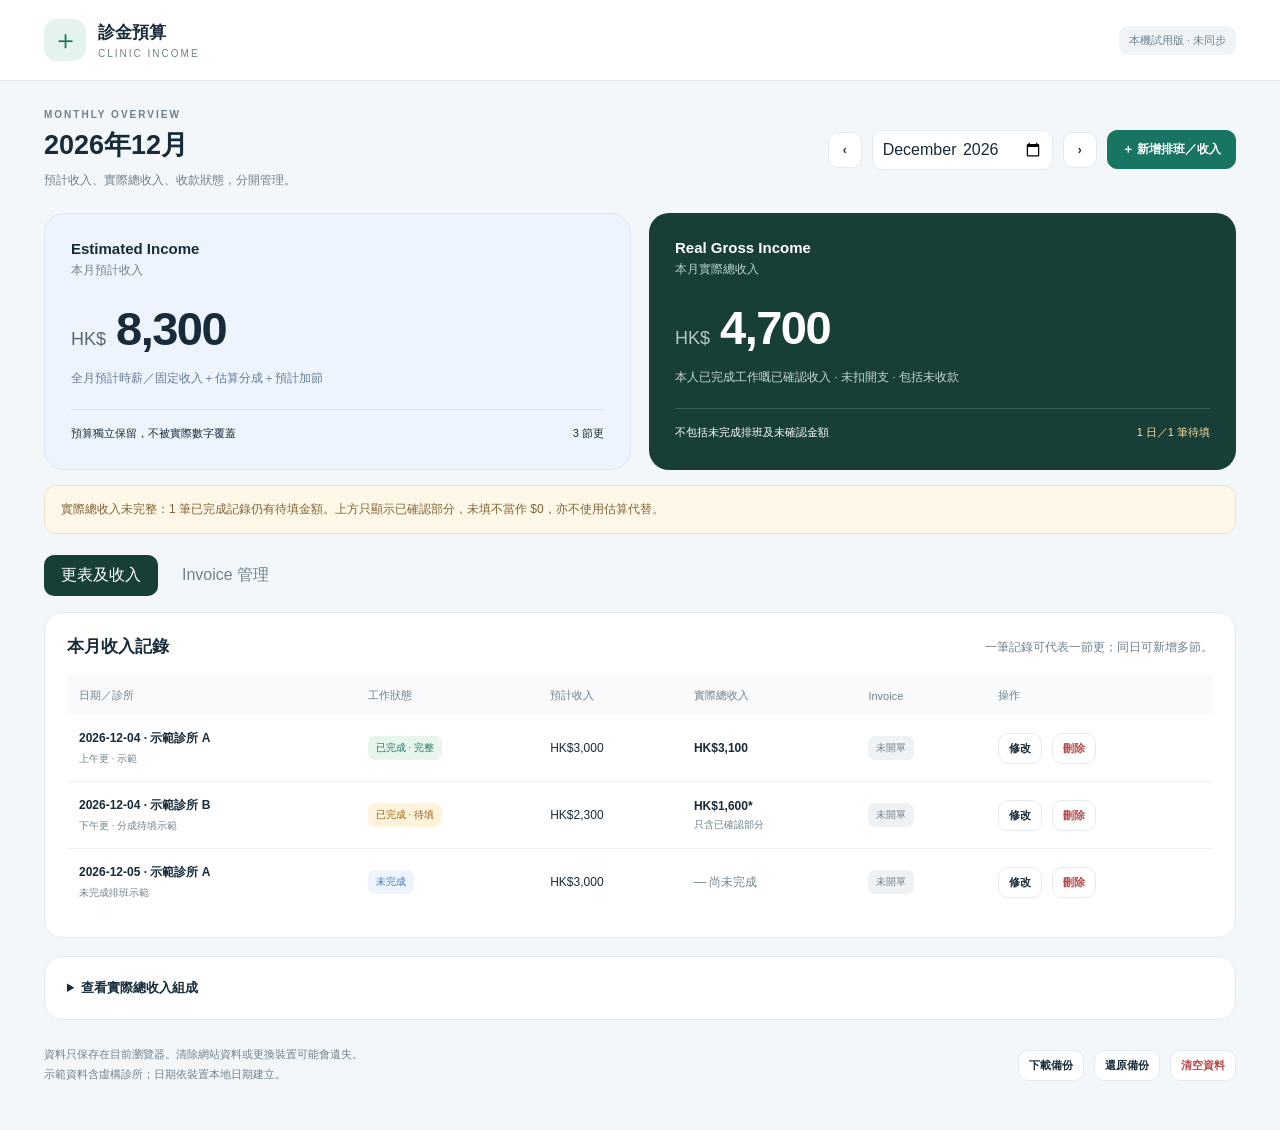
<file: income-manager.html>
<!DOCTYPE html>
<html lang="zh-Hant">
<head>
<meta charset="UTF-8">
<meta name="viewport" content="width=device-width,initial-scale=1">
<meta name="theme-color" content="#173e37">
<title>診金預算及 Invoice 管理</title>
<style>
:root{
  --bg:#f4f7fa;--paper:#fff;--ink:#172b3a;--muted:#6f818e;
  --line:#e3eaf0;--green:#197563;--dark:#173e37;
  --blue:#3576c4;--amber:#946317;--red:#b44848;
}
*{box-sizing:border-box}
body{
  margin:0;background:var(--bg);color:var(--ink);
  font-family:-apple-system,BlinkMacSystemFont,"Segoe UI","Noto Sans TC",sans-serif;
}
button,input,select{font:inherit}
button{cursor:pointer}
button:disabled{opacity:.5;cursor:not-allowed}
button:focus-visible,a:focus-visible,summary:focus-visible{
  outline:3px solid #87baf0;outline-offset:3px
}
input:focus,select:focus{outline:2px solid #86bdb0;outline-offset:1px}
header{background:white;border-bottom:1px solid var(--line)}
.header-inner{
  max-width:1240px;margin:auto;padding:19px 24px;
  display:flex;justify-content:space-between;align-items:center;gap:12px
}
.brand{display:flex;align-items:center;gap:12px}
.logo{
  width:42px;height:42px;display:grid;place-items:center;
  border-radius:13px;background:#e5f3ed;color:var(--green);font-size:27px
}
.brand strong{display:block;font-size:17px}
.brand small{display:block;margin-top:4px;color:var(--muted);font-size:10px;letter-spacing:2px}
.pill{background:#f0f4f6;border-radius:9px;padding:7px 10px;font-size:11px;color:var(--muted)}
main{max-width:1240px;margin:auto;padding:28px 24px 45px}
.toolbar,.section-head,.actions,.month-control{
  display:flex;align-items:center;gap:10px;flex-wrap:wrap
}
.toolbar,.section-head{justify-content:space-between}
.toolbar{margin-bottom:23px}
.eyebrow{color:var(--muted);font-size:10px;letter-spacing:2px;font-weight:700}
h1{margin:7px 0;font-size:27px}
h2{font-size:17px;margin:0}
.sub{font-size:12px;color:var(--muted);line-height:1.7}
.btn{
  padding:10px 14px;background:white;border:1px solid var(--line);
  color:var(--ink);border-radius:10px;font-size:12px;font-weight:600
}
.btn.primary{background:var(--green);border-color:var(--green);color:white}
.btn.danger{color:var(--red)}
.btn.small{padding:7px 10px;font-size:11px}
.month-control input{
  border:1px solid var(--line);border-radius:10px;background:white;
  padding:9px;color:var(--ink)
}
.cards{display:grid;grid-template-columns:1fr 1fr;gap:18px}
.card{padding:26px;border-radius:20px}
.estimated{background:#edf4fd;border:1px solid #dbe7f7}
.actual{background:var(--dark);color:white}
.card-name{font-weight:650;font-size:15px}
.card-cn{font-size:12px;margin-top:5px;color:var(--muted)}
.actual .card-cn{color:#b8d1c8}
.money{
  display:flex;align-items:baseline;gap:10px;margin:22px 0 12px;
  font-variant-numeric:tabular-nums
}
.money small{font-size:18px;opacity:.7}
.money strong{font-size:clamp(30px,4vw,47px);letter-spacing:-1.5px}
.card-caption{font-size:12px;line-height:1.8;color:#647b94}
.actual .card-caption{color:#c3d9d0}
.card-foot{
  margin-top:19px;padding-top:14px;border-top:1px solid #d6e3f2;
  display:flex;justify-content:space-between;gap:12px;font-size:11px;line-height:1.7
}
.actual .card-foot{border-color:#ffffff25}
.amber{color:#ffe0a1}
.notice{
  padding:13px 16px;border-radius:12px;margin:15px 0 21px;
  background:#fff8e9;border:1px solid #f0e1c2;color:#816333;
  font-size:12px;line-height:1.8
}
.notice.ok{background:#eaf5ef;border-color:#d8ebdf;color:#41715c}
.tabs{display:flex;gap:7px;margin-bottom:16px}
.tab{border:0;background:transparent;color:var(--muted);border-radius:10px;padding:10px 17px}
.tab.active{background:var(--dark);color:white}
.panel{background:white;border:1px solid var(--line);border-radius:18px;padding:22px}
.section-head{margin-bottom:18px}
.table-wrap{overflow:auto}
table{width:100%;border-collapse:collapse;white-space:nowrap;text-align:left}
th{font-size:11px;font-weight:500;color:var(--muted);background:#f8fafb;padding:12px}
td{padding:15px 12px;border-bottom:1px solid #eef2f5;font-size:12px}
tr:last-child td{border-bottom:0}
td strong{display:block;font-weight:650}
td small{display:block;color:var(--muted);font-size:10px;margin-top:5px}
.badge{display:inline-block;padding:5px 8px;border-radius:7px;font-size:10px}
.badge.green{background:#e7f5ed;color:var(--green)}
.badge.amber{background:#fff3db;color:var(--amber)}
.badge.blue{background:#edf4fd;color:var(--blue)}
.badge.gray{background:#eef2f5;color:var(--muted)}
.empty{padding:35px;text-align:center;color:var(--muted);font-size:13px}
.invoice-stats{display:grid;grid-template-columns:repeat(3,1fr);gap:12px;margin-bottom:19px}
.stat{background:#f6f9fa;border-radius:12px;padding:16px}
.stat span{font-size:11px;color:var(--muted)}
.stat strong{display:block;margin-top:8px;font-size:23px}
.explanation{font-size:12px;line-height:1.9;color:var(--muted)}
details{margin-top:18px}
summary{cursor:pointer;font-size:13px;font-weight:600}
.breakdown{display:grid;grid-template-columns:repeat(4,1fr);gap:16px;margin-top:20px}
.breakdown span{font-size:11px;color:var(--muted)}
.breakdown strong{display:block;font-size:20px;margin-top:8px}
footer{display:flex;justify-content:space-between;align-items:center;gap:15px;margin-top:25px;flex-wrap:wrap}
footer p{color:var(--muted);font-size:11px;line-height:1.8;margin:0}
dialog{
  width:min(740px,calc(100% - 24px));max-height:90dvh;
  border:1px solid var(--line);border-radius:20px;padding:0;color:var(--ink);
  box-shadow:0 20px 80px #102c3433
}
dialog::backdrop{background:#172b3a77}
.dialog-head{
  padding:21px 24px;border-bottom:1px solid var(--line);
  display:flex;justify-content:space-between;align-items:center;gap:12px
}
.dialog-body{padding:23px}
.form-grid{display:grid;grid-template-columns:1fr 1fr;gap:15px}
label{display:block;font-size:12px;color:#506575}
label input,label select{
  display:block;width:100%;padding:11px;margin-top:7px;
  border:1px solid #dbe4e9;border-radius:9px;background:white;color:var(--ink)
}
label input:disabled,label select:disabled{background:#f0f3f5;color:var(--muted)}
.group-title{margin:24px 0 13px;font-size:13px}
.group-title small{font-weight:400;color:var(--muted);margin-left:6px}
.form-note{font-size:11px;line-height:1.8;color:var(--muted)}
.dialog-foot{
  padding:17px 24px;border-top:1px solid var(--line);
  display:flex;justify-content:flex-end;gap:10px
}
#toast{
  position:fixed;bottom:22px;left:50%;transform:translateX(-50%);
  background:#173e37;color:white;padding:13px 20px;border-radius:12px;
  z-index:100;font-size:13px;max-width:90%;box-shadow:0 5px 25px #0002
}
#storageWarning{margin-top:0}
[hidden]{display:none!important}
@media(max-width:700px){
  main{padding:23px 15px}.header-inner{padding:16px}
  .cards{gap:12px}.card{padding:20px}
  .card-foot{flex-direction:column;gap:4px}
  .panel{padding:16px}.breakdown{grid-template-columns:1fr 1fr}
  .invoice-stats{grid-template-columns:1fr}
  .stat{display:flex;justify-content:space-between;align-items:center}
  .stat strong{margin:0;font-size:21px}
}
@media(max-width:470px){
  .cards{grid-template-columns:1fr}
  .money{margin:16px 0 9px}.money strong{font-size:40px}
  .card-foot{flex-direction:row}
  .form-grid{grid-template-columns:1fr}
  .dialog-body{padding:19px}.dialog-head{padding:18px}
  .toolbar{align-items:flex-start}
}
</style>
</head>
<body>
<header>
  <div class="header-inner">
    <div class="brand">
      <div class="logo" aria-hidden="true">＋</div>
      <div><strong>診金預算</strong><small>CLINIC INCOME</small></div>
    </div>
    <span class="pill">本機試用版 · 未同步</span>
  </div>
</header>

<main>
  <div id="storageWarning" class="notice" role="alert" hidden></div>

  <div class="toolbar">
    <div>
      <div class="eyebrow">MONTHLY OVERVIEW</div>
      <h1 id="monthTitle"></h1>
      <div class="sub">預計收入、實際總收入、收款狀態，分開管理。</div>
    </div>
    <div class="actions">
      <div class="month-control">
        <button class="btn" id="prevMonth" aria-label="上一個月">‹</button>
        <input type="month" id="month" aria-label="選擇月份">
        <button class="btn" id="nextMonth" aria-label="下一個月">›</button>
      </div>
      <button class="btn primary" id="addRecord">＋ 新增排班／收入</button>
    </div>
  </div>

  <section class="cards" aria-label="收入總覽">
    <article class="card estimated">
      <div class="card-name">Estimated Income</div>
      <div class="card-cn">本月預計收入</div>
      <div class="money"><small>HK$</small><strong id="estimatedTotal">0</strong></div>
      <div class="card-caption">全月預計時薪／固定收入＋估算分成＋預計加節</div>
      <div class="card-foot">
        <span>預算獨立保留，不被實際數字覆蓋</span>
        <span id="recordCount"></span>
      </div>
    </article>

    <article class="card actual">
      <div class="card-name">Real Gross Income</div>
      <div class="card-cn">本月實際總收入</div>
      <div class="money"><small>HK$</small><strong id="actualTotal">0</strong></div>
      <div class="card-caption">本人已完成工作嘅已確認收入 · 未扣開支 · 包括未收款</div>
      <div class="card-foot">
        <span>不包括未完成排班及未確認金額</span>
        <span id="pendingCount" class="amber"></span>
      </div>
    </article>
  </section>

  <div id="incomeNotice" class="notice"></div>

  <nav class="tabs" aria-label="管理頁面">
    <button class="tab active" data-tab="records" aria-pressed="true">更表及收入</button>
    <button class="tab" data-tab="invoices" aria-pressed="false">Invoice 管理</button>
  </nav>

  <section id="recordsPanel" class="panel">
    <div class="section-head">
      <h2>本月收入記錄</h2>
      <span class="sub">一筆記錄可代表一節更；同日可新增多節。</span>
    </div>
    <div class="table-wrap">
      <table>
        <thead>
          <tr>
            <th>日期／診所</th><th>工作狀態</th><th>預計收入</th>
            <th>實際總收入</th><th>Invoice</th><th>操作</th>
          </tr>
        </thead>
        <tbody id="recordRows"></tbody>
      </table>
    </div>
  </section>

  <section id="invoicesPanel" class="panel" hidden>
    <div class="section-head">
      <h2>Invoice 管理</h2>
      <button class="btn primary" id="newInvoice">＋ 按診所產生 Invoice</button>
    </div>
    <div class="invoice-stats" id="invoiceStats"></div>
    <p class="explanation">
      以下按<strong>收入所屬月份</strong>顯示。只會將已完成、金額完整、
      未開單嘅記錄加入 Invoice。標記已收款唔會改變實際總收入。
    </p>
    <div class="table-wrap">
      <table>
        <thead>
          <tr>
            <th>Invoice／診所</th><th>金額</th><th>收款狀態</th><th>操作</th>
          </tr>
        </thead>
        <tbody id="invoiceRows"></tbody>
      </table>
    </div>
    <p class="form-note">
      此版以整張 Invoice 全額已收／未收管理，暫不支援部分收款、
      退款或正式稅務單據。已開單記錄鎖定；如需更正，先取消未收款 Invoice。
    </p>
  </section>

  <details class="panel">
    <summary>查看實際總收入組成</summary>
    <div class="breakdown" id="breakdown"></div>
  </details>

  <footer>
    <p>
      資料只保存在目前瀏覽器。清除網站資料或更換裝置可能會遺失。<br>
      示範資料含虛構診所；日期依裝置本地日期建立。
    </p>
    <div class="actions">
      <button class="btn small" id="backup">下載備份</button>
      <button class="btn small" id="restore">還原備份</button>
      <button class="btn small danger" id="clearData">清空資料</button>
    </div>
  </footer>
</main>

<!-- 收入記錄表單 -->
<dialog id="recordDialog" aria-labelledby="recordDialogTitle">
  <form id="recordForm">
    <div class="dialog-head">
      <h2 id="recordDialogTitle">新增排班／收入</h2>
      <button type="button" class="btn small" data-close="recordDialog">關閉</button>
    </div>
    <div class="dialog-body">
      <div class="form-grid">
        <label>工作日期
          <input type="date" id="recordDate" required>
        </label>
        <label>診所名稱
          <input id="clinic" maxlength="80" list="clinicList" required placeholder="例如：診所 A">
          <datalist id="clinicList"></datalist>
        </label>
        <label>工作狀態
          <select id="workStatus">
            <option value="planned">未完成／預計</option>
            <option value="completed">已完成</option>
          </select>
        </label>
        <label>備註／更節名稱
          <input id="recordNote" maxlength="120" placeholder="例如：上午更 09:00–13:00">
        </label>
      </div>

      <h3 class="group-title">Estimated Income <small>以下填你本人預計所得</small></h3>
      <div id="estimateFields" class="form-grid"></div>

      <h3 class="group-title">Real Gross Income <small>以下填你本人實際所得</small></h3>
      <p class="form-note">
        時薪項目填「時薪 × 實際工時」後嘅金額；
        分成項目填你分到嘅金額，唔係診所營業額。<br>
        <strong>留空＝待確認；輸入 0＝已確認冇收入。</strong>
        未完成排班唔會計入實際總收入。
      </p>
      <div id="actualFields" class="form-grid"></div>
      <div class="notice" id="formSummary" aria-live="polite"></div>
    </div>
    <div class="dialog-foot">
      <button type="button" class="btn" data-close="recordDialog">取消</button>
      <button type="submit" class="btn primary">儲存記錄</button>
    </div>
  </form>
</dialog>

<!-- 產生 Invoice -->
<dialog id="invoiceDialog" aria-labelledby="invoiceDialogTitle">
  <form id="invoiceForm">
    <div class="dialog-head">
      <h2 id="invoiceDialogTitle">產生 Invoice</h2>
      <button type="button" class="btn small" data-close="invoiceDialog">關閉</button>
    </div>
    <div class="dialog-body">
      <label>選擇診所
        <select id="invoiceClinic" required></select>
      </label>
      <div class="notice" id="invoicePreview" aria-live="polite"></div>
      <p class="form-note">
        將本月此診所所有「已完成、金額完整、未開單」記錄合併成一張 Invoice。
        待填記錄會略過，不會以估算金額開單。
      </p>
    </div>
    <div class="dialog-foot">
      <button type="button" class="btn" data-close="invoiceDialog">取消</button>
      <button type="submit" class="btn primary" id="createInvoice">確認產生</button>
    </div>
  </form>
</dialog>

<!-- Invoice 明細 -->
<dialog id="invoiceDetail" aria-labelledby="invoiceDetailTitle">
  <div class="dialog-head">
    <h2 id="invoiceDetailTitle">Invoice 明細</h2>
    <button class="btn small" data-close="invoiceDetail">關閉</button>
  </div>
  <div class="dialog-body" id="invoiceDetailBody"></div>
</dialog>

<input type="file" id="backupFile" accept=".json,application/json" hidden>
<div id="toast" role="status" hidden></div>

<script>
"use strict";

const $ = id => document.getElementById(id);
const STORE = "clinic-income-local-v1";
const fields = [
  ["base", "時薪／固定收入"],
  ["consult", "診金分成"],
  ["procedure", "小手術分成"],
  ["extra", "加節收入"]
];
const keys = fields.map(([key]) => key);

const localDate = (date = new Date()) =>
  `${date.getFullYear()}-${String(date.getMonth()+1).padStart(2,"0")}-${String(date.getDate()).padStart(2,"0")}`;

const today = () => localDate();
const uid = () => crypto.randomUUID();
const esc = value => String(value).replace(/[&<>"']/g, ch => ({
  "&":"&amp;","<":"&lt;",">":"&gt;",'"':"&quot;","'":"&#39;"
}[ch]));

const round = value => Math.round((value + Number.EPSILON) * 100) / 100;
const num = value => value.toLocaleString("en-HK", {
  minimumFractionDigits:0, maximumFractionDigits:2
});
const cash = value => "HK$" + num(value);

// null 仍然保留為待填；这里只計算「已確認部分」的小計。
const total = amounts => round(keys.reduce((sum,key) =>
  sum + (typeof amounts[key] === "number" ? amounts[key] : 0), 0));

const complete = record =>
  record.status === "completed" &&
  keys.every(key => typeof record.actual[key] === "number");

const earned = record =>
  record.status === "completed" ? total(record.actual) : 0;

const sum = (items, fn) => round(items.reduce((value,item) => value + fn(item),0));

function amounts(base,consult,procedure,extra){
  return {base,consult,procedure,extra};
}

function demoData(){
  const date = today();
  const next = new Date();
  next.setDate(next.getDate()+1);

  return {
    version:1,
    records:[
      {
        id:uid(),date,clinic:"示範診所 A",note:"上午更 · 示範",
        status:"completed",
        estimate:amounts(2000,800,200,0),
        actual:amounts(2000,900,200,0)
      },
      {
        id:uid(),date,clinic:"示範診所 B",note:"下午更 · 分成待填示範",
        status:"completed",
        estimate:amounts(1600,600,100,0),
        actual:amounts(1600,null,null,0)
      },
      {
        id:uid(),date:localDate(next),clinic:"示範診所 A",note:"未完成排班示範",
        status:"planned",
        estimate:amounts(2000,800,200,0),
        actual:amounts(null,null,null,null)
      }
    ],
    invoices:[]
  };
}

function validDate(value){
  if(typeof value !== "string" || !/^\d{4}-\d{2}-\d{2}$/.test(value)) return false;
  const date = new Date(value+"T12:00:00");
  return !isNaN(date) && localDate(date) === value;
}

function isMoney(value){
  return typeof value === "number" && Number.isFinite(value) &&
    value >= 0 && value <= 100000000 &&
    Math.abs(value * 100 - Math.round(value * 100)) < 0.0001;
}

function validAmounts(value, allowNull){
  return value && keys.every(key =>
    (allowNull && value[key] === null) || isMoney(value[key]));
}

// 還原前驗證結構、連結及 Invoice 總額。
function validateState(value){
  const fail = () => { throw new Error("備份格式、金額或 Invoice 連結不正確。"); };

  if(!value || value.version !== 1 ||
     !Array.isArray(value.records) || !Array.isArray(value.invoices)) fail();

  if(value.records.length > 20000 || value.invoices.length > 10000) fail();

  const recordIDs = new Set();
  for(const r of value.records){
    if(!r || typeof r.id !== "string" || !r.id || recordIDs.has(r.id) ||
       !validDate(r.date) ||
       typeof r.clinic !== "string" || !r.clinic.trim() || r.clinic.length > 80 ||
       typeof r.note !== "string" || r.note.length > 120 ||
       !["planned","completed"].includes(r.status) ||
       !validAmounts(r.estimate,false) || !validAmounts(r.actual,true)) fail();

    if(r.status === "completed" && r.date > today()) fail();
    if(r.status === "planned" && keys.some(key => r.actual[key] !== null)) fail();
    recordIDs.add(r.id);
  }

  const invoiceIDs = new Set(), numbers = new Set(), linked = new Set();
  for(const inv of value.invoices){
    if(!inv || typeof inv.id !== "string" || !inv.id || invoiceIDs.has(inv.id) ||
       typeof inv.number !== "string" || !inv.number || inv.number.length > 80 ||
       numbers.has(inv.number) ||
       typeof inv.clinic !== "string" ||
       !/^\d{4}-(0[1-9]|1[0-2])$/.test(inv.month) ||
       !validDate(inv.issued) ||
       !["unpaid","paid"].includes(inv.status) ||
       !(inv.paidOn === null || validDate(inv.paidOn)) ||
       (inv.status === "paid" && inv.paidOn === null) ||
       (inv.status === "unpaid" && inv.paidOn !== null) ||
       !isMoney(inv.amount) || inv.amount === 0 ||
       !Array.isArray(inv.recordIds) || !inv.recordIds.length) fail();

    const included = [];
    for(const id of inv.recordIds){
      const r = value.records.find(item => item.id === id);
      if(!r || linked.has(id) || !complete(r) ||
         r.clinic !== inv.clinic || r.date.slice(0,7) !== inv.month) fail();
      linked.add(id);
      included.push(r);
    }

    if(Math.abs(sum(included,earned) - inv.amount) > .001) fail();
    invoiceIDs.add(inv.id);
    numbers.add(inv.number);
  }
  return value;
}

let persistenceBlocked = false;
let state;

function storageWarning(message){
  $("storageWarning").textContent = message;
  $("storageWarning").hidden = false;
}

try{
  const saved = localStorage.getItem(STORE);
  state = saved ? validateState(JSON.parse(saved)) : demoData();
  if(!saved) localStorage.setItem(STORE,JSON.stringify(state));
}catch(error){
  state = {version:1,records:[],invoices:[]};
  persistenceBlocked = true;
  storageWarning(
    "無法讀取或初始化本機資料。為免覆蓋原資料，已停止自動儲存。" +
    "你仍可試用，但關閉前必須下載備份。還原有效備份可嘗試恢復儲存。"
  );
}

function save(){
  if(persistenceBlocked){
    storageWarning("目前未自動儲存。資料只在此頁面暫存，請下載備份後才關閉。");
    return;
  }
  try{
    localStorage.setItem(STORE,JSON.stringify(state));
    $("storageWarning").hidden = true;
  }catch(error){
    storageWarning("本機儲存失敗！目前修改只在此頁面暫存，請立即下載備份。");
  }
}

let toastTimer;
function toast(message){
  $("toast").textContent = message;
  $("toast").hidden = false;
  clearTimeout(toastTimer);
  toastTimer = setTimeout(() => $("toast").hidden = true, 4200);
}

$("month").value = today().slice(0,7);
const monthRecords = () => state.records
  .filter(r => r.date.slice(0,7) === $("month").value)
  .sort((a,b) => a.date.localeCompare(b.date));

const invoiceFor = recordID =>
  state.invoices.find(inv => inv.recordIds.includes(recordID));

function render(){
  const month = $("month").value;
  const records = monthRecords();
  const actual = records.filter(r => r.status === "completed");
  const pending = actual.filter(r => !complete(r));
  const pendingDays = new Set(pending.map(r => r.date)).size;
  const [year,mon] = month.split("-");

  $("monthTitle").textContent = `${year}年${Number(mon)}月`;
  $("estimatedTotal").textContent = num(sum(records,r => total(r.estimate)));
  $("actualTotal").textContent = num(sum(actual,earned));
  $("recordCount").textContent = `${records.length} 節更`;
  $("pendingCount").textContent = pending.length
    ? `${pendingDays} 日／${pending.length} 筆待填` : "記錄已完整";

  $("incomeNotice").className = "notice" + (pending.length ? "" : " ok");
  $("incomeNotice").textContent = pending.length
    ? `實際總收入未完整：${pending.length} 筆已完成記錄仍有待填金額。上方只顯示已確認部分，未填不當作 $0，亦不使用估算代替。`
    : "實際總收入只包含已完成工作。未來排班只影響預計收入；Invoice 已收或未收都唔會改變已賺取收入。";

  $("recordRows").innerHTML = records.length ? records.map(r => {
    const invoice = invoiceFor(r.id);
    const status = r.status === "planned"
      ? '<span class="badge blue">未完成</span>'
      : complete(r)
        ? '<span class="badge green">已完成 · 完整</span>'
        : '<span class="badge amber">已完成 · 待填</span>';

    const actualCell = r.status === "planned"
      ? '<span class="sub">— 尚未完成</span>'
      : `<strong>${cash(earned(r))}${complete(r) ? "" : "*"}</strong>
         ${complete(r) ? "" : "<small>只含已確認部分</small>"}`;

    return `<tr>
      <td><strong>${esc(r.date)} · ${esc(r.clinic)}</strong><small>${esc(r.note)}</small></td>
      <td>${status}</td>
      <td>${cash(total(r.estimate))}</td>
      <td>${actualCell}</td>
      <td>${invoice
        ? `<span class="badge ${invoice.status === "paid" ? "green" : "amber"}">${invoice.status === "paid" ? "已收款" : "未收款"}</span><small>${esc(invoice.number)}</small>`
        : '<span class="badge gray">未開單</span>'}</td>
      <td><div class="actions">
        <button class="btn small" data-action="edit" data-id="${esc(r.id)}"
          ${invoice ? "disabled" : ""}>${invoice ? "已鎖定" : "修改"}</button>
        <button class="btn small danger" data-action="delete" data-id="${esc(r.id)}"
          ${invoice ? "disabled" : ""}>刪除</button>
      </div></td>
    </tr>`;
  }).join("") : '<tr><td colspan="6" class="empty">呢個月未有記錄，按「新增排班／收入」開始。</td></tr>';

  $("breakdown").innerHTML = fields.map(([key,label]) => {
    const missing = actual.some(r => r.actual[key] === null);
    const amount = sum(actual,r => r.actual[key] === null ? 0 : r.actual[key]);
    return `<div><span>${label}${missing ? " · 部分待填" : ""}</span><strong>${cash(amount)}</strong></div>`;
  }).join("");

  $("clinicList").innerHTML = [...new Set(state.records.map(r => r.clinic))]
    .map(name => `<option value="${esc(name)}"></option>`).join("");

  renderInvoices();
}

function renderInvoices(){
  const month = $("month").value;
  const invoices = state.invoices.filter(inv => inv.month === month);
  const unpaid = sum(invoices.filter(inv => inv.status === "unpaid"),inv => inv.amount);
  const paid = sum(invoices.filter(inv => inv.status === "paid"),inv => inv.amount);

  const unbilled = sum(monthRecords().filter(r =>
    r.status === "completed" && !invoiceFor(r.id)),earned);

  $("invoiceStats").innerHTML = [
    ["未收款 Invoice",unpaid],
    ["已收款 Invoice",paid],
    ["未開單收入（已確認部分）",unbilled]
  ].map(([label,value]) =>
    `<div class="stat"><span>${label}</span><strong>${cash(value)}</strong></div>`
  ).join("");

  $("invoiceRows").innerHTML = invoices.length ? invoices.map(inv => `<tr>
    <td><strong>${esc(inv.number)}</strong>
      <small>${esc(inv.clinic)} · 開單 ${esc(inv.issued)}</small></td>
    <td><strong>${cash(inv.amount)}</strong><small>${inv.recordIds.length} 筆收入</small></td>
    <td><span class="badge ${inv.status === "paid" ? "green" : "amber"}">
      ${inv.status === "paid" ? "已收款" : "未收款"}</span>
      ${inv.paidOn ? `<small>標記日期 ${esc(inv.paidOn)}</small>` : ""}</td>
    <td><div class="actions">
      <button class="btn small" data-action="view" data-id="${esc(inv.id)}">明細</button>
      <button class="btn small" data-action="toggle" data-id="${esc(inv.id)}">
        ${inv.status === "paid" ? "改為未收" : "標記已收"}
      </button>
      <button class="btn small danger" data-action="cancel" data-id="${esc(inv.id)}"
        ${inv.status === "paid" ? "disabled" : ""}>取消單據</button>
    </div></td>
  </tr>`).join("") : '<tr><td colspan="4" class="empty">呢個月暫時未有 Invoice。</td></tr>';
}

document.querySelectorAll("[data-tab]").forEach(button => {
  button.addEventListener("click",() => {
    document.querySelectorAll("[data-tab]").forEach(tab => {
      const active = tab === button;
      tab.classList.toggle("active",active);
      tab.setAttribute("aria-pressed",String(active));
    });
    $("recordsPanel").hidden = button.dataset.tab !== "records";
    $("invoicesPanel").hidden = button.dataset.tab !== "invoices";
  });
});

$("month").addEventListener("change",() => {
  if(!$("month").value) $("month").value = today().slice(0,7);
  render();
});

function moveMonth(offset){
  const [year,month] = $("month").value.split("-").map(Number);
  const date = new Date(year,month-1+offset,1,12);
  $("month").value = localDate(date).slice(0,7);
  render();
}
$("prevMonth").onclick = () => moveMonth(-1);
$("nextMonth").onclick = () => moveMonth(1);

document.querySelectorAll("[data-close]").forEach(button => {
  button.onclick = () => $(button.dataset.close).close();
});

// 動態建立四項預計及實際收入欄位。
for(const [prefix,target] of [["e","estimateFields"],["a","actualFields"]]){
  $(target).innerHTML = fields.map(([key,label]) => `
    <label>${label}
      <input type="number" min="0" max="100000000" step="0.01"
        inputmode="decimal" id="${prefix}_${key}"
        ${prefix === "e" ? "required" : ""}
        placeholder="${prefix === "e" ? "0" : "待確認；冇收入請填 0"}">
    </label>
  `).join("");
}

let editingID = null;

function readAmounts(prefix){
  return Object.fromEntries(keys.map(key => {
    const raw = $(prefix+"_"+key).value;
    return [key,raw === "" ? null : Number(raw)];
  }));
}

function updateFormSummary(){
  const completed = $("workStatus").value === "completed";
  keys.forEach(key => $("a_"+key).disabled = !completed);

  const estimate = readAmounts("e");
  const actual = readAmounts("a");
  const missing = keys.filter(key => actual[key] === null).length;

  $("formSummary").textContent =
    `預計收入：${cash(total(estimate))}。` +
    (completed
      ? `實際已確認部分：${cash(total(actual))}。${missing ? `尚有 ${missing} 項待確認。` : "所有金額已填妥。"}`
      : "工作未完成：不計入實際總收入，實際欄位亦不會儲存。");
}

function openRecord(id = null){
  const record = id ? state.records.find(r => r.id === id) : null;
  if(id && (!record || invoiceFor(id))) return;

  editingID = id;
  $("recordForm").reset();
  $("recordDialogTitle").textContent = id ? "修改收入記錄" : "新增排班／收入";
  $("recordDate").value = record ? record.date :
    ($("month").value === today().slice(0,7) ? today() : $("month").value+"-01");
  $("clinic").value = record?.clinic || "";
  $("recordNote").value = record?.note || "";
  $("workStatus").value = record?.status || "planned";

  keys.forEach(key => {
    $("e_"+key).value = record ? record.estimate[key] : 0;
    $("a_"+key).value = record ? (record.actual[key] ?? "") : "";
  });

  updateFormSummary();
  $("recordDialog").showModal();
}
$("addRecord").onclick = () => openRecord();
$("recordForm").addEventListener("input",updateFormSummary);
$("workStatus").addEventListener("change",updateFormSummary);

$("recordForm").addEventListener("submit",event => {
  event.preventDefault();

  const date = $("recordDate").value;
  const clinic = $("clinic").value.trim();
  const status = $("workStatus").value;
  if(!validDate(date) || !clinic){
    toast("請填寫有效日期及診所名稱。"); return;
  }
  if(status === "completed" && date > today()){
    toast("未來日期不能標記為已完成。"); return;
  }
  if(editingID && invoiceFor(editingID)){
    toast("此記錄已開單，請先取消 Invoice。"); return;
  }

  const estimate = readAmounts("e");
  const actual = status === "completed" ? readAmounts("a") :
    amounts(null,null,null,null);

  if(!validAmounts(estimate,false) || !validAmounts(actual,true)){
    toast("金額必須為非負數，最多兩位小數。"); return;
  }

  const record = {
    id:editingID || uid(),date,clinic,status,
    note:$("recordNote").value.trim(),estimate,actual
  };

  if(editingID){
    const index = state.records.findIndex(r => r.id === editingID);
    if(index < 0) return;
    state.records[index] = record;
  }else{
    state.records.push(record);
  }

  $("month").value = date.slice(0,7);
  save();render();
  $("recordDialog").close();
  toast("記錄已更新；預計與實際收入已重新計算。");
});

$("recordRows").addEventListener("click",event => {
  const button = event.target.closest("button[data-action]");
  if(!button || button.disabled) return;
  const id = button.dataset.id;
  if(invoiceFor(id)) return;

  if(button.dataset.action === "edit") openRecord(id);
  if(button.dataset.action === "delete" && confirm("確定刪除此收入記錄？")){
    state.records = state.records.filter(r => r.id !== id);
    save();render();toast("記錄已刪除。");
  }
});

function eligibleRecords(clinic){
  return monthRecords().filter(r =>
    r.clinic === clinic && complete(r) && !invoiceFor(r.id));
}

function updateInvoicePreview(){
  const clinic = $("invoiceClinic").value;
  const eligible = eligibleRecords(clinic);
  const pending = monthRecords().filter(r =>
    r.clinic === clinic && r.status === "completed" &&
    !complete(r) && !invoiceFor(r.id));
  const amount = sum(eligible,earned);

  $("invoicePreview").textContent = clinic
    ? `將加入 ${eligible.length} 筆記錄，合共 ${cash(amount)}。` +
      (pending.length ? `另有 ${pending.length} 筆待填，今次不會加入。` : "")
    : "本月沒有可開單記錄。請先完成工作，並確認所有實際收入欄位。";

  $("createInvoice").disabled =
    !eligible.length || amount <= 0 || !isMoney(amount);
}

$("newInvoice").onclick = () => {
  const clinics = [...new Set(monthRecords().filter(r =>
    complete(r) && !invoiceFor(r.id)).map(r => r.clinic))];

  $("invoiceClinic").innerHTML = clinics.length
    ? clinics.map(name => `<option value="${esc(name)}">${esc(name)}</option>`).join("")
    : '<option value="">暫無可開單診所</option>';

  updateInvoicePreview();
  $("invoiceDialog").showModal();
};
$("invoiceClinic").onchange = updateInvoicePreview;

$("invoiceForm").addEventListener("submit",event => {
  event.preventDefault();
  const clinic = $("invoiceClinic").value;
  const records = eligibleRecords(clinic);
  const amount = sum(records,earned);
  if(!records.length || amount <= 0 || !isMoney(amount)) return;

  const id = uid();
  const number = `INV-${$("month").value.replace("-","")}-${id.slice(0,8).toUpperCase()}`;

  state.invoices.push({
    id,number,clinic,month:$("month").value,
    issued:today(),status:"unpaid",paidOn:null,
    recordIds:records.map(r => r.id),amount
  });

  save();render();
  $("invoiceDialog").close();
  toast("Invoice 已產生；相關收入記錄已鎖定。");
});

function viewInvoice(inv){
  const records = inv.recordIds.map(id => state.records.find(r => r.id === id));
  $("invoiceDetailTitle").textContent = inv.number;
  $("invoiceDetailBody").innerHTML = `
    <h2>${esc(inv.clinic)}</h2>
    <p class="sub">
      收入月份：${esc(inv.month)} · 開單日期：${esc(inv.issued)}<br>
      收款狀態：${inv.status === "paid" ? "已收款" : "未收款"}
    </p>
    <div class="table-wrap"><table>
      <thead><tr><th>日期／更節</th><th>本人實際所得</th></tr></thead>
      <tbody>${records.map(r => `<tr>
        <td>${esc(r.date)}<small>${esc(r.note)}</small></td>
        <td>${cash(earned(r))}</td>
      </tr>`).join("")}</tbody>
    </table></div>
    <div class="breakdown">
      ${fields.map(([key,label]) => `<div>
        <span>${label}</span>
        <strong>${cash(sum(records,r => r.actual[key]))}</strong>
      </div>`).join("")}
    </div>
    <div class="notice ok"><strong>Invoice 合計：${cash(inv.amount)}</strong></div>
    <p class="form-note">此為本機管理明細，未加入正式抬頭、收款資料或 PDF 版面。</p>
  `;
  $("invoiceDetail").showModal();
}

$("invoiceRows").addEventListener("click",event => {
  const button = event.target.closest("button[data-action]");
  if(!button || button.disabled) return;
  const inv = state.invoices.find(item => item.id === button.dataset.id);
  if(!inv) return;

  const action = button.dataset.action;
  if(action === "view"){
    viewInvoice(inv);return;
  }
  if(action === "toggle"){
    const paid = inv.status !== "paid";
    if(!confirm(paid
      ? `確認已收到 ${cash(inv.amount)} 全額款項？`
      : "將此 Invoice 改回未收款？")) return;

    inv.status = paid ? "paid" : "unpaid";
    inv.paidOn = paid ? today() : null;
    save();render();
    toast("收款狀態已更新；實際總收入不變。");
  }
  if(action === "cancel"){
    if(inv.status === "paid") return;
    if(!confirm("取消此未收款 Invoice？收入記錄會保留並解鎖。此操作只影響本機管理資料。")) return;
    state.invoices = state.invoices.filter(item => item.id !== inv.id);
    save();render();toast("Invoice 已取消，收入記錄已解鎖。");
  }
});

$("backup").onclick = () => {
  const blob = new Blob([JSON.stringify(state,null,2)],{type:"application/json"});
  const url = URL.createObjectURL(blob);
  const link = document.createElement("a");
  link.href = url;
  link.download = `clinic-income-backup-${today()}.json`;
  document.body.appendChild(link);
  link.click();
  link.remove();
  setTimeout(() => URL.revokeObjectURL(url),2000);
  toast("已發出備份下載；檔案含收入資料，請妥善保存。");
};

$("restore").onclick = () => $("backupFile").click();

$("backupFile").addEventListener("change",async event => {
  const file = event.target.files[0];
  if(!file) return;

  try{
    if(file.size > 10 * 1024 * 1024) throw new Error("檔案太大，上限 10MB。");
    const restored = validateState(JSON.parse(await file.text()));

    if(!confirm(
      `備份包含 ${restored.records.length} 筆記錄及 ${restored.invoices.length} 張 Invoice。\n` +
      "還原會取代目前全部資料，建議先下載現有備份。確定繼續？"
    )) return;

    state = restored;
    persistenceBlocked = false;
    save();render();toast("備份已載入，請留意頁面有否儲存失敗提示。");
  }catch(error){
    alert("未能還原：" + error.message);
  }finally{
    event.target.value = "";
  }
});

$("clearData").onclick = () => {
  if(!confirm("確定清空全部收入及 Invoice？此操作不能復原，請先下載備份。")) return;
  state = {version:1,records:[],invoices:[]};
  save();render();toast("本頁資料已清空。");
};

render();
</script>
</body>
</html>
</file>
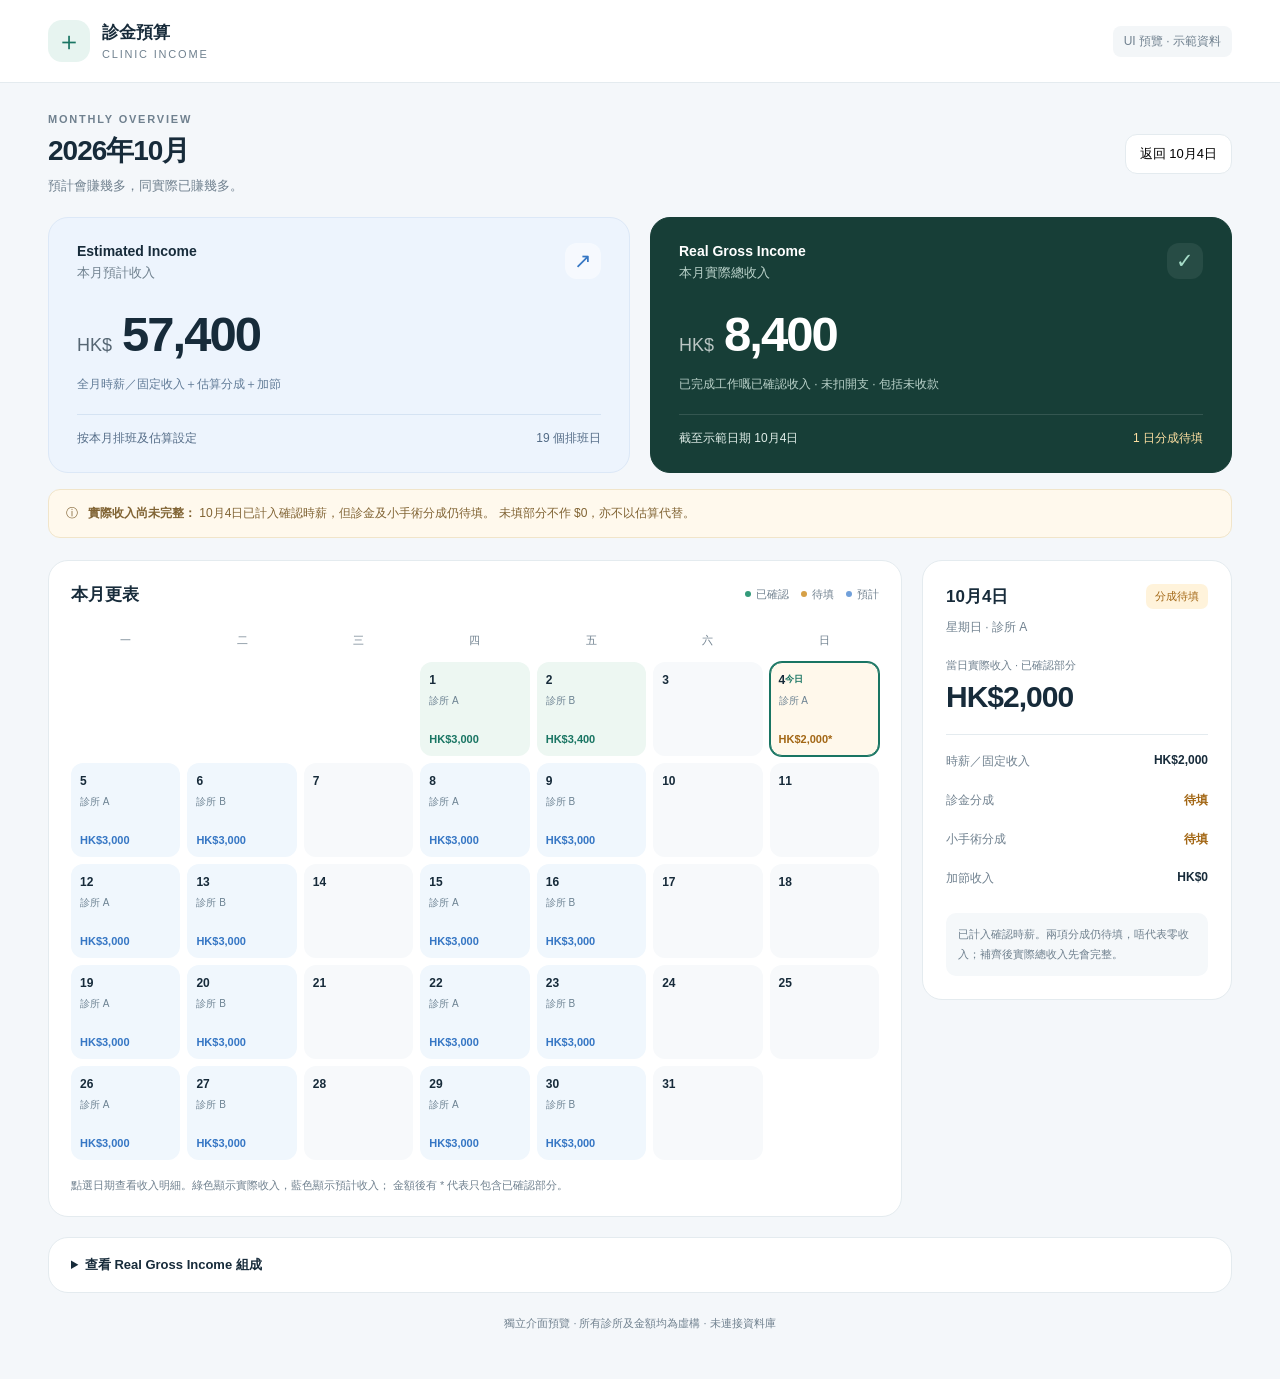
<file: income-preview.html>
<!DOCTYPE html>
<html lang="zh-Hant">
<head>
  <meta charset="UTF-8">
  <meta name="viewport" content="width=device-width, initial-scale=1">
  <title>診金預算｜UI 預覽</title>

  <style>
    :root {
      --bg: #f4f7fa;
      --surface: #ffffff;
      --ink: #172b3a;
      --muted: #70818f;
      --line: #e4ebef;
      --blue: #3576c4;
      --green: #197563;
      --amber: #a36715;
      --radius: 20px;
    }

    * { box-sizing: border-box; }

    body {
      margin: 0;
      background: var(--bg);
      color: var(--ink);
      font-family: -apple-system, BlinkMacSystemFont, "Segoe UI",
        "Noto Sans TC", sans-serif;
      -webkit-font-smoothing: antialiased;
    }

    button { font: inherit; cursor: pointer; }
    button:focus-visible, summary:focus-visible {
      outline: 3px solid #76b5f5;
      outline-offset: 4px;
    }

    header {
      background: var(--surface);
      border-bottom: 1px solid var(--line);
    }

    .header-inner {
      max-width: 1240px;
      margin: auto;
      padding: 20px 28px;
      display: flex;
      align-items: center;
      justify-content: space-between;
      gap: 16px;
    }

    .brand {
      display: flex;
      align-items: center;
      gap: 12px;
    }

    .logo {
      width: 42px;
      height: 42px;
      border-radius: 14px;
      display: grid;
      place-items: center;
      background: #e7f4f0;
      color: var(--green);
      font-size: 26px;
      font-weight: 500;
    }

    .brand strong { display: block; font-size: 17px; }
    .brand small { color: var(--muted); font-size: 11px; letter-spacing: 1.8px; }

    .preview {
      color: var(--muted);
      background: #f3f6f8;
      padding: 7px 11px;
      border-radius: 8px;
      font-size: 12px;
      white-space: nowrap;
    }

    main {
      max-width: 1240px;
      margin: auto;
      padding: 30px 28px 48px;
    }

    .toolbar {
      display: flex;
      align-items: center;
      justify-content: space-between;
      gap: 16px;
      margin-bottom: 22px;
    }

    .eyebrow {
      color: var(--muted);
      font-size: 11px;
      font-weight: 700;
      letter-spacing: 1.8px;
      margin-bottom: 7px;
    }

    h1 { margin: 0; font-size: 28px; letter-spacing: -1px; }
    .toolbar p { margin: 7px 0 0; color: var(--muted); font-size: 13px; }

    .date-pill {
      background: white;
      border: 1px solid var(--line);
      padding: 10px 14px;
      border-radius: 12px;
      font-size: 13px;
      white-space: nowrap;
    }

    .income-grid {
      display: grid;
      grid-template-columns: 1fr 1fr;
      gap: 20px;
    }

    .income-card {
      padding: 25px 28px;
      border-radius: var(--radius);
      position: relative;
      overflow: hidden;
    }

    .estimated {
      background: #edf4fd;
      border: 1px solid #dce8f7;
    }

    .actual {
      background: #173e37;
      color: white;
      border: 1px solid #173e37;
    }

    .card-top {
      display: flex;
      align-items: flex-start;
      justify-content: space-between;
      gap: 12px;
    }

    .english { font-size: 14px; font-weight: 600; }
    .chinese { margin-top: 5px; color: var(--muted); font-size: 13px; }
    .actual .chinese { color: #b9d1c9; }

    .card-symbol {
      width: 36px;
      height: 36px;
      border-radius: 12px;
      display: grid;
      place-items: center;
      background: #ffffff80;
      color: var(--blue);
      font-size: 21px;
    }

    .actual .card-symbol { color: #a7ddc9; background: #ffffff12; }

    .amount {
      display: flex;
      align-items: baseline;
      gap: 10px;
      margin: 24px 0 12px;
      font-variant-numeric: tabular-nums;
    }

    .currency { font-size: 18px; font-weight: 500; opacity: .7; }
    .number { font-size: clamp(36px, 4vw, 49px); font-weight: 700; letter-spacing: -2px; }

    .card-caption { font-size: 12px; color: #617b97; line-height: 1.7; }
    .actual .card-caption { color: #b9d1c9; }

    .card-bottom {
      margin-top: 20px;
      padding-top: 15px;
      border-top: 1px solid #d5e3f3;
      display: flex;
      justify-content: space-between;
      gap: 10px;
      font-size: 12px;
      color: #536b86;
    }

    .actual .card-bottom { border-color: #ffffff20; color: #e1eee9; }
    .pending-text { color: #ffe0a2; }

    .notice {
      display: flex;
      gap: 10px;
      align-items: flex-start;
      padding: 13px 17px;
      margin: 16px 0 22px;
      background: #fff9ed;
      border: 1px solid #f1e5ca;
      border-radius: 12px;
      color: #806333;
      font-size: 12px;
      line-height: 1.7;
    }

    .workspace {
      display: grid;
      grid-template-columns: minmax(0, 1fr) 310px;
      gap: 20px;
      align-items: start;
    }

    .panel {
      background: white;
      border: 1px solid var(--line);
      border-radius: var(--radius);
    }

    .calendar-panel { padding: 22px; }

    .section-heading {
      display: flex;
      align-items: center;
      justify-content: space-between;
      flex-wrap: wrap;
      gap: 12px;
      margin-bottom: 22px;
    }

    h2 { margin: 0; font-size: 17px; }

    .legend { display: flex; gap: 12px; font-size: 11px; color: var(--muted); }
    .legend span { display: flex; align-items: center; gap: 5px; }
    .dot { width: 6px; height: 6px; display: inline-block; border-radius: 50%; }
    .dot.green { background: #339a7a; }
    .dot.amber { background: #d6a047; }
    .dot.blue { background: #71a0da; }

    .weekdays, .calendar {
      display: grid;
      grid-template-columns: repeat(7, minmax(0, 1fr));
      gap: 7px;
    }

    .weekdays { margin-bottom: 9px; }
    .weekdays span {
      text-align: center;
      padding: 5px 0;
      color: var(--muted);
      font-size: 11px;
    }

    .day {
      min-height: 94px;
      padding: 10px 8px;
      border: 1px solid transparent;
      border-radius: 12px;
      background: #f7f9fb;
      color: var(--ink);
      text-align: left;
      display: flex;
      flex-direction: column;
      gap: 7px;
      transition: background .15s, border-color .15s;
    }

    .day:hover { background: #edf3f6; }
    .day.has-work { background: #f0f7fd; }
    .day.completed { background: #edf7f2; }
    .day.pending { background: #fff8eb; }
    .day.selected {
      border-color: var(--green);
      box-shadow: 0 0 0 1px var(--green);
    }

    .day-number {
      font-size: 12px;
      font-weight: 650;
      display: flex;
      align-items: center;
      justify-content: space-between;
    }

    .today-mark { color: var(--green); font-size: 9px; }
    .clinic-name { font-size: 10px; color: #6c8292; }
    .day-value { margin-top: auto; font-size: 11px; font-weight: 650; }
    .day.pending .day-value { color: var(--amber); }
    .day.has-work .day-value { color: var(--blue); }
    .day.completed .day-value { color: var(--green); }

    .calendar-foot {
      margin: 16px 0 0;
      color: var(--muted);
      font-size: 11px;
      line-height: 1.7;
    }

    .detail-panel { padding: 23px; }
    .detail-top { display: flex; justify-content: space-between; gap: 10px; align-items: center; }
    .badge { padding: 5px 9px; border-radius: 7px; font-size: 11px; }
    .badge.pending { color: var(--amber); background: #fff3db; }
    .badge.completed { color: var(--green); background: #e9f5ee; }
    .badge.future { color: var(--blue); background: #edf4fd; }
    .badge.rest { color: var(--muted); background: #f2f5f7; }

    .detail-subtitle { margin: 10px 0 22px; color: var(--muted); font-size: 12px; }
    .detail-amount { font-size: 30px; font-weight: 700; letter-spacing: -1px; margin: 7px 0 20px; }
    .label { font-size: 11px; color: var(--muted); }

    .rows { border-top: 1px solid var(--line); padding-top: 7px; }
    .row {
      display: flex;
      justify-content: space-between;
      gap: 12px;
      padding: 11px 0;
      font-size: 12px;
    }

    .row span { color: var(--muted); }
    .row strong { font-weight: 600; }
    .row strong.missing { color: var(--amber); }
    .detail-note {
      padding: 12px;
      margin-top: 15px;
      border-radius: 10px;
      font-size: 11px;
      line-height: 1.8;
      background: #f5f8fa;
      color: var(--muted);
    }

    details { margin-top: 20px; padding: 18px 22px; }
    summary { cursor: pointer; font-size: 13px; font-weight: 600; }
    .breakdown {
      display: grid;
      grid-template-columns: repeat(4, 1fr);
      gap: 18px;
      margin-top: 20px;
    }
    .breakdown span { display: block; font-size: 11px; color: var(--muted); }
    .breakdown strong { display: block; margin-top: 8px; font-size: 19px; }
    footer { padding-top: 23px; color: var(--muted); font-size: 11px; text-align: center; }

    @media (max-width: 950px) {
      .workspace { grid-template-columns: minmax(0, 1fr) 270px; gap: 14px; }
      .calendar-panel { padding: 17px; }
      .calendar, .weekdays { gap: 4px; }
      .day { padding: 8px 5px; }
    }

    @media (max-width: 760px) {
      main { padding: 24px 16px; }
      .header-inner { padding: 16px; }
      .workspace { grid-template-columns: 1fr; }
      .income-grid { gap: 12px; }
      .income-card { padding: 20px; }
      .card-bottom { flex-direction: column; }
      .detail-panel { padding: 22px; }
      .breakdown { grid-template-columns: 1fr 1fr; }
    }

    @media (max-width: 480px) {
      h1 { font-size: 25px; }
      .income-grid { grid-template-columns: 1fr; }
      .amount { margin: 16px 0 8px; }
      .card-bottom { flex-direction: row; margin-top: 14px; }
      .number { font-size: 42px; }
      .calendar-panel { padding: 14px; }
      .day { min-height: 82px; padding: 8px 4px; border-radius: 8px; }
      .day-value { font-size: 9px; }
      .clinic-name { font-size: 9px; }
      .legend { gap: 9px; }
      .date-pill { padding: 9px 10px; font-size: 11px; }
    }
  </style>
</head>

<body>
  <header>
    <div class="header-inner">
      <div class="brand">
        <div class="logo" aria-hidden="true">＋</div>
        <div>
          <strong>診金預算</strong>
          <small>CLINIC INCOME</small>
        </div>
      </div>
      <span class="preview">UI 預覽 · 示範資料</span>
    </div>
  </header>

  <main>
    <section class="toolbar">
      <div>
        <div class="eyebrow">MONTHLY OVERVIEW</div>
        <h1>2026年10月</h1>
        <p>預計會賺幾多，同實際已賺幾多。</p>
      </div>
      <button class="date-pill" id="todayButton">返回 10月4日</button>
    </section>

    <section class="income-grid" aria-label="本月收入">
      <article class="income-card estimated">
        <div class="card-top">
          <div>
            <div class="english">Estimated Income</div>
            <div class="chinese">本月預計收入</div>
          </div>
          <div class="card-symbol" aria-hidden="true">↗</div>
        </div>

        <div class="amount">
          <span class="currency">HK$</span>
          <span class="number" id="estimatedTotal"></span>
        </div>

        <div class="card-caption">
          全月時薪／固定收入＋估算分成＋加節
        </div>

        <div class="card-bottom">
          <span>按本月排班及估算設定</span>
          <span id="workdayCount"></span>
        </div>
      </article>

      <article class="income-card actual">
        <div class="card-top">
          <div>
            <div class="english">Real Gross Income</div>
            <div class="chinese">本月實際總收入</div>
          </div>
          <div class="card-symbol" aria-hidden="true">✓</div>
        </div>

        <div class="amount">
          <span class="currency">HK$</span>
          <span class="number" id="actualTotal"></span>
        </div>

        <div class="card-caption">
          已完成工作嘅已確認收入 · 未扣開支 · 包括未收款
        </div>

        <div class="card-bottom">
          <span>截至示範日期 10月4日</span>
          <span class="pending-text">1 日分成待填</span>
        </div>
      </article>
    </section>

    <div class="notice">
      <span aria-hidden="true">ⓘ</span>
      <span>
        <strong>實際收入尚未完整：</strong>
        10月4日已計入確認時薪，但診金及小手術分成仍待填。
        未填部分不作 $0，亦不以估算代替。
      </span>
    </div>

    <div class="workspace">
      <section class="panel calendar-panel">
        <div class="section-heading">
          <h2>本月更表</h2>
          <div class="legend">
            <span><i class="dot green"></i>已確認</span>
            <span><i class="dot amber"></i>待填</span>
            <span><i class="dot blue"></i>預計</span>
          </div>
        </div>

        <div class="weekdays" aria-hidden="true">
          <span>一</span><span>二</span><span>三</span>
          <span>四</span><span>五</span><span>六</span><span>日</span>
        </div>

        <div class="calendar" id="calendar" aria-label="2026年10月更表"></div>

        <p class="calendar-foot">
          點選日期查看收入明細。綠色顯示實際收入，藍色顯示預計收入；
          金額後有 * 代表只包含已確認部分。
        </p>
      </section>

      <aside class="panel detail-panel" id="dayDetail" aria-live="polite"></aside>
    </div>

    <details class="panel">
      <summary>查看 Real Gross Income 組成</summary>
      <div class="breakdown" id="breakdown"></div>
    </details>

    <footer>
      獨立介面預覽 · 所有診所及金額均為虛構 · 未連接資料庫
    </footer>
  </main>

  <script>
    // 純 UI 示範資料；不是正式計糧邏輯。
    // null 表示待填，0 表示已確認為零。
    const referenceDay = 4;
    let selectedDay = referenceDay;

    const money = value =>
      "HK$" + value.toLocaleString("en-HK");

    const data = {
      1: {
        clinic: "診所 A",
        state: "completed",
        estimate: 3000,
        base: 2000,
        consult: 800,
        procedure: 200,
        extra: 0
      },
      2: {
        clinic: "診所 B",
        state: "completed",
        estimate: 3400,
        base: 2000,
        consult: 800,
        procedure: 200,
        extra: 400
      },
      4: {
        clinic: "診所 A",
        state: "pending",
        estimate: 3000,
        base: 2000,
        consult: null,
        procedure: null,
        extra: 0
      }
    };

    // 本月未來排班：僅供預覽。
    [5, 6, 8, 9, 12, 13, 15, 16, 19, 20, 22, 23, 26, 27, 29, 30]
      .forEach((day, index) => {
        data[day] = {
          clinic: index % 2 === 0 ? "診所 A" : "診所 B",
          state: "future",
          estimate: 3000,
          base: 2000,
          consult: 800,
          procedure: 200,
          extra: 0
        };
      });

    const fields = [
      ["base", "時薪／固定收入"],
      ["consult", "診金分成"],
      ["procedure", "小手術分成"],
      ["extra", "加節收入"]
    ];

    // 只加總已提供的數字；缺漏仍保留 null 並另作提示。
    function confirmedAmount(entry) {
      return fields.reduce((sum, [key]) =>
        sum + (typeof entry[key] === "number" ? entry[key] : 0), 0);
    }

    const entries = Object.values(data);
    const actualEntries = entries.filter(entry => entry.state !== "future");

    const estimatedTotal = entries.reduce((sum, entry) => sum + entry.estimate, 0);
    const actualTotal = actualEntries.reduce((sum, entry) => sum + confirmedAmount(entry), 0);

    document.getElementById("estimatedTotal").textContent =
      estimatedTotal.toLocaleString("en-HK");

    document.getElementById("actualTotal").textContent =
      actualTotal.toLocaleString("en-HK");

    document.getElementById("workdayCount").textContent =
      entries.length + " 個排班日";

    document.getElementById("breakdown").innerHTML = fields.map(([key, label]) => {
      const total = actualEntries.reduce((sum, entry) =>
        sum + (typeof entry[key] === "number" ? entry[key] : 0), 0);

      const hasMissing = actualEntries.some(entry => entry[key] === null);

      return `
        <div>
          <span>${label}${hasMissing ? " · 部分待填" : ""}</span>
          <strong>${money(total)}</strong>
        </div>
      `;
    }).join("");

    function renderCalendar() {
      const calendar = document.getElementById("calendar");
      calendar.innerHTML = "";

      // JS 星期日為 0；轉成星期一為首日。
      const offset = (new Date(2026, 9, 1).getDay() + 6) % 7;

      for (let i = 0; i < offset; i++) {
        const empty = document.createElement("div");
        empty.setAttribute("aria-hidden", "true");
        calendar.appendChild(empty);
      }

      for (let day = 1; day <= 31; day++) {
        const entry = data[day];
        const button = document.createElement("button");

        const statusClass = entry
          ? entry.state === "future" ? "has-work" : entry.state
          : "";

        button.type = "button";
        button.className =
          `day ${statusClass} ${day === selectedDay ? "selected" : ""}`;

        button.setAttribute("aria-pressed", String(day === selectedDay));

        let value = "";
        let description = "沒有排班";

        if (entry) {
          value = entry.state === "future"
            ? money(entry.estimate)
            : money(confirmedAmount(entry)) + (entry.state === "pending" ? "*" : "");

          description = entry.clinic + "，" +
            (entry.state === "future" ? "預計收入 " : "已確認收入 ") +
            value + (entry.state === "pending" ? "，分成待填" : "");
        }

        button.setAttribute("aria-label", `10月${day}日，${description}`);

        button.innerHTML = `
          <span class="day-number">
            ${day}
            ${day === referenceDay ? '<span class="today-mark">今日</span>' : ""}
          </span>
          ${entry ? `<span class="clinic-name">${entry.clinic}</span>` : ""}
          ${entry ? `<span class="day-value">${value}</span>` : ""}
        `;

        button.addEventListener("click", () => selectDay(day));
        calendar.appendChild(button);
      }
    }

    function renderDetail() {
      const entry = data[selectedDay];
      const weekday = ["日", "一", "二", "三", "四", "五", "六"][
        new Date(2026, 9, selectedDay).getDay()
      ];

      const status = !entry ? "rest" : entry.state;
      const badgeText = {
        rest: "無排班",
        completed: "已確認",
        pending: "分成待填",
        future: "預計"
      }[status];

      const title = `10月${selectedDay}日`;
      let content = "";

      if (!entry) {
        content = `
          <div class="detail-note">
            呢日未有排班，亦未有收入記錄。
          </div>
        `;
      } else {
        const future = entry.state === "future";
        const incomplete = entry.state === "pending";

        const amountLabel = future
          ? "當日預計收入"
          : incomplete ? "當日實際收入 · 已確認部分" : "當日實際總收入";

        const note = future
          ? "呢日尚未完成工作。金額只計入 Estimated Income，唔會計入 Real Gross Income。"
          : incomplete
            ? "已計入確認時薪。兩項分成仍待填，唔代表零收入；補齊後實際總收入先會完整。"
            : "以上係你本人已賺取嘅收入，未扣開支；無論診所是否已付款，都計入實際總收入。";

        content = `
          <div class="label">${amountLabel}</div>
          <div class="detail-amount">
            ${money(future ? entry.estimate : confirmedAmount(entry))}
          </div>

          <div class="rows">
            ${fields.map(([key, label]) => `
              <div class="row">
                <span>${label}${future && (key === "consult" || key === "procedure") ? "（估算）" : ""}</span>
                <strong class="${entry[key] === null ? "missing" : ""}">
                  ${entry[key] === null ? "待填" : money(entry[key])}
                </strong>
              </div>
            `).join("")}
          </div>

          <div class="detail-note">${note}</div>
        `;
      }

      document.getElementById("dayDetail").innerHTML = `
        <div class="detail-top">
          <h2>${title}</h2>
          <span class="badge ${status}">${badgeText}</span>
        </div>
        <p class="detail-subtitle">
          星期${weekday}${entry ? " · " + entry.clinic : ""}
        </p>
        ${content}
      `;
    }

    function selectDay(day) {
      selectedDay = day;

      // 不重建按鈕，保留鍵盤焦點。
      document.querySelectorAll("#calendar .day").forEach((button, index) => {
        const selected = index + 1 === day;
        button.classList.toggle("selected", selected);
        button.setAttribute("aria-pressed", String(selected));
      });

      renderDetail();
    }

    document.getElementById("todayButton").addEventListener("click", () => {
      selectDay(referenceDay);
    });

    renderCalendar();
    renderDetail();
  </script>
</body>
</html>
</file>
